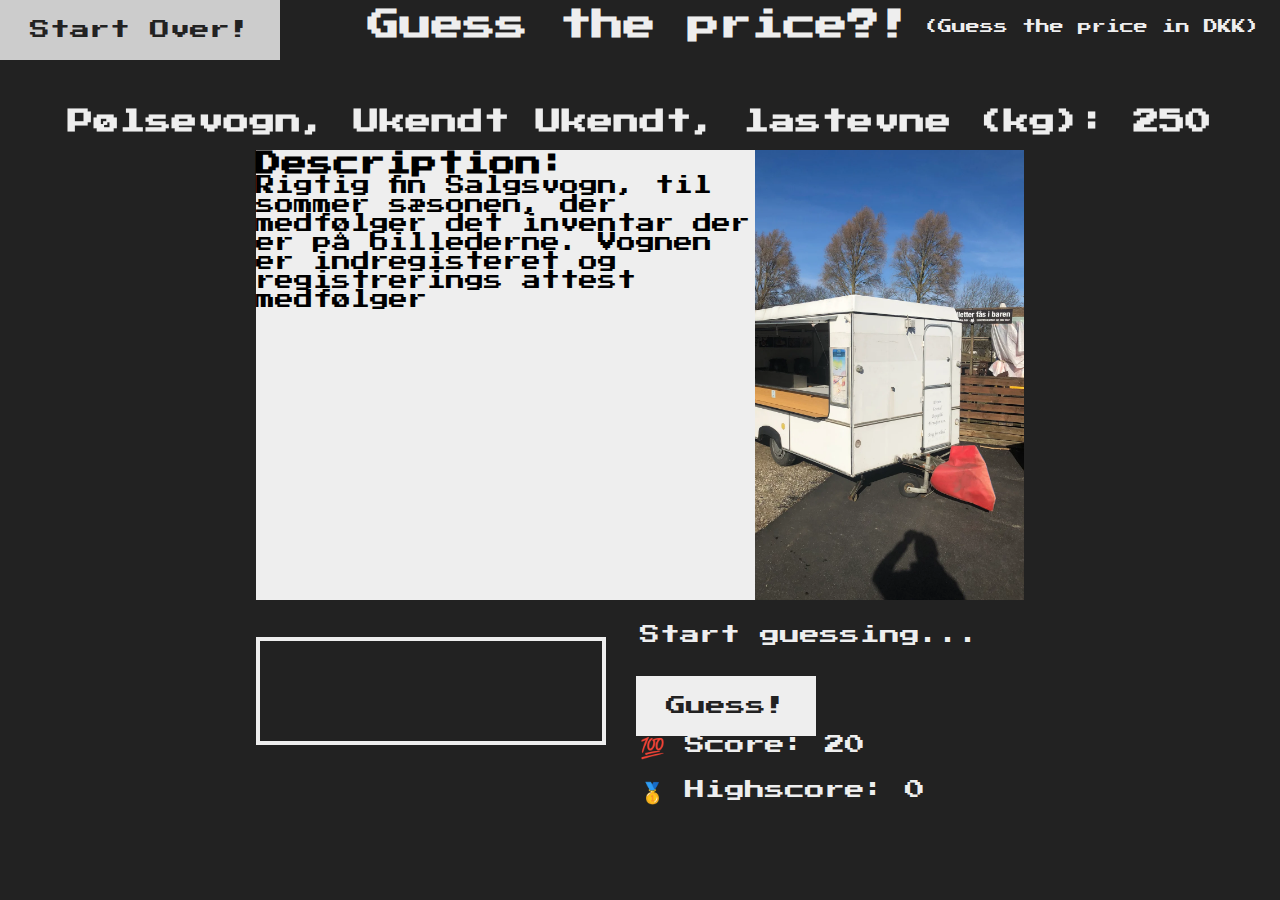
<file: index.html>
<!DOCTYPE html>
<html lang="en">
  <head>
    <meta charset="UTF-8" />
    <meta name="viewport" content="width=device-width, initial-scale=1.0" />
    <meta http-equiv="X-UA-Compatible" content="ie=edge" />
    <link rel="stylesheet" href="style.css" />
    <title>Guess a price</title>
  </head>
  <body>
    <header>
      <h1>Guess the price?!</h1>
      <h3 class="productName">?</h3>
      <p class="between">(Guess the price in DKK)</p>
      <button class="btn btn-again">Start Over!</button>
    </header>

    <div class="box">
      <div class="infoBox">
        <div class="productDescription">
          <h5>Description:</h5>
          <p class="blurp">very nice zorro sword</p>
        </div>
      </div>

      <div class="imageBox"></div>
    </div>

    <main>
      <section class="left">
        <input type="number" class="guess" />
        <button class="btn btn-check">Guess!</button>
      </section>
      <section class="right">
        <p class="message">Start guessing...</p>
        <p class="label-score">💯 Score: <span class="score">20</span></p>
        <p class="label-highscore">
          🥇 Highscore: <span class="highscore">0</span>
        </p>
      </section>
    </main>
    <script src="script.js"></script>
  </body>
</html>
</file>
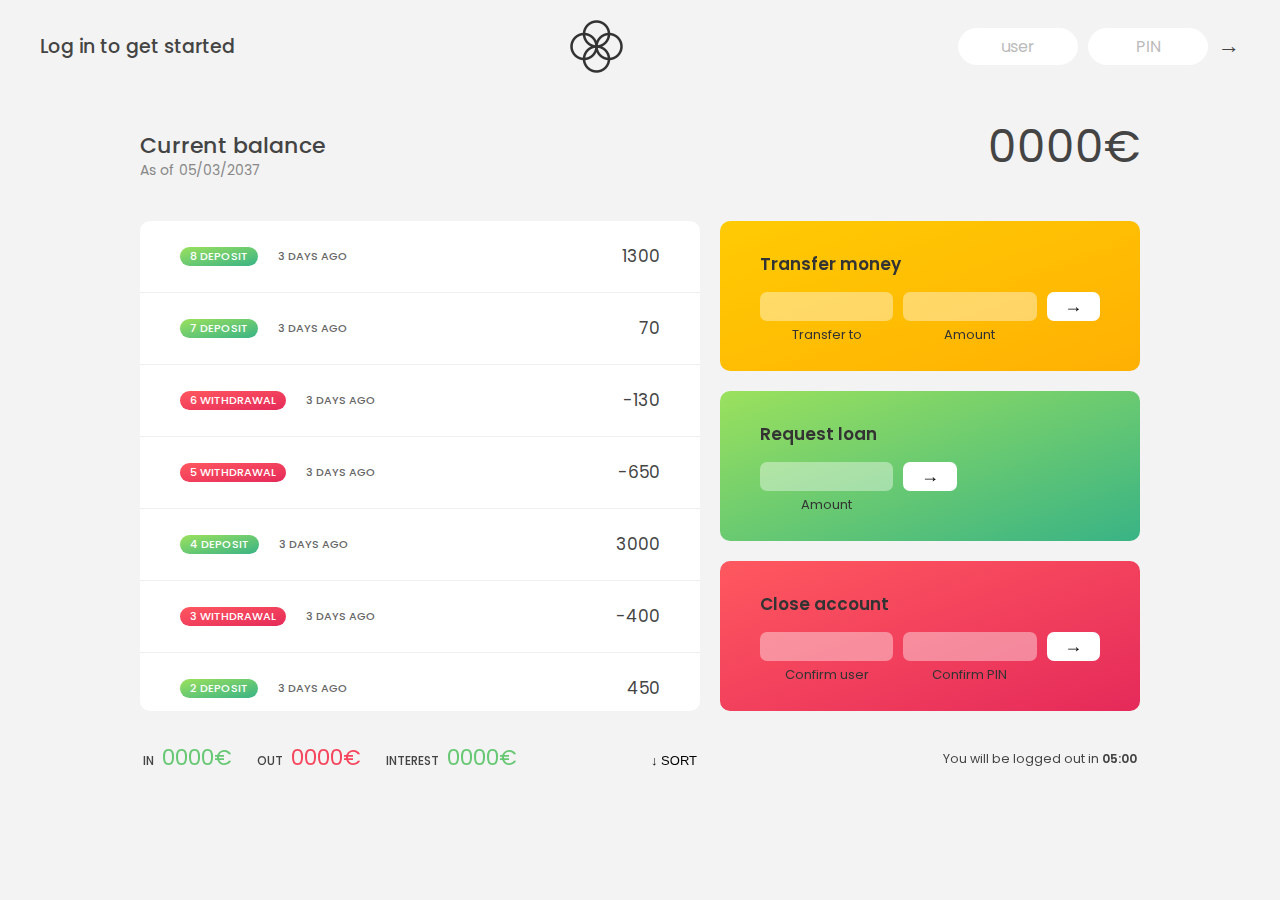
<file: banker/index.html>
<!DOCTYPE html>
<html lang="en">
  <head>
    <meta charset="UTF-8" />
    <meta name="viewport" content="width=device-width, initial-scale=1.0" />
    <meta http-equiv="X-UA-Compatible" content="ie=edge" />
    <link rel="shortcut icon" type="image/png" href="/icon.png" />

    <link
      href="https://fonts.googleapis.com/css?family=Poppins:400,500,600&display=swap"
      rel="stylesheet"
    />

    <link rel="stylesheet" href="style.css" />
    <title>Bankist</title>
  </head>
  <body>
    <!-- TOP NAVIGATION -->
    <nav>
      <p class="welcome">Log in to get started</p>
      <img src="logo.png" alt="Logo" class="logo" />
      <form class="login">
        <input
          type="text"
          placeholder="user"
          class="login__input login__input--user"
        />
        <!-- In practice, use type="password" -->
        <input
          type="text"
          placeholder="PIN"
          maxlength="4"
          class="login__input login__input--pin"
        />
        <button class="login__btn">&rarr;</button>
      </form>
    </nav>

    <main class="app">
      <!-- BALANCE -->
      <div class="balance">
        <div>
          <p class="balance__label">Current balance</p>
          <p class="balance__date">
            As of <span class="date">05/03/2037</span>
          </p>
        </div>
        <p class="balance__value">0000€</p>
      </div>

      <!-- MOVEMENTS -->
      <div class="movements">
        <div class="movements__row">
          <div class="movements__type movements__type--deposit">2 deposit</div>
          <div class="movements__date">3 days ago</div>
          <div class="movements__value">4 000€</div>
        </div>
        <div class="movements__row">
          <div class="movements__type movements__type--withdrawal">
            1 withdrawal
          </div>
          <div class="movements__date">24/01/2037</div>
          <div class="movements__value">-378€</div>
        </div>
      </div>

      <!-- SUMMARY -->
      <div class="summary">
        <p class="summary__label">In</p>
        <p class="summary__value summary__value--in">0000€</p>
        <p class="summary__label">Out</p>
        <p class="summary__value summary__value--out">0000€</p>
        <p class="summary__label">Interest</p>
        <p class="summary__value summary__value--interest">0000€</p>
        <button class="btn--sort">&downarrow; SORT</button>
      </div>

      <!-- OPERATION: TRANSFERS -->
      <div class="operation operation--transfer">
        <h2>Transfer money</h2>
        <form class="form form--transfer">
          <input type="text" class="form__input form__input--to" />
          <input type="number" class="form__input form__input--amount" />
          <button class="form__btn form__btn--transfer">&rarr;</button>
          <label class="form__label">Transfer to</label>
          <label class="form__label">Amount</label>
        </form>
      </div>

      <!-- OPERATION: LOAN -->
      <div class="operation operation--loan">
        <h2>Request loan</h2>
        <form class="form form--loan">
          <input type="number" class="form__input form__input--loan-amount" />
          <button class="form__btn form__btn--loan">&rarr;</button>
          <label class="form__label form__label--loan">Amount</label>
        </form>
      </div>

      <!-- OPERATION: CLOSE -->
      <div class="operation operation--close">
        <h2>Close account</h2>
        <form class="form form--close">
          <input type="text" class="form__input form__input--user" />
          <input
            type="password"
            maxlength="6"
            class="form__input form__input--pin"
          />
          <button class="form__btn form__btn--close">&rarr;</button>
          <label class="form__label">Confirm user</label>
          <label class="form__label">Confirm PIN</label>
        </form>
      </div>

      <!-- LOGOUT TIMER -->
      <p class="logout-timer">
        You will be logged out in <span class="timer">05:00</span>
      </p>
    </main>

    <!-- <footer>
      &copy; by Jonas Schmedtmann. Don't claim as your own :)
    </footer> -->

    <script src="script.js"></script>
  </body>
</html>
</file>
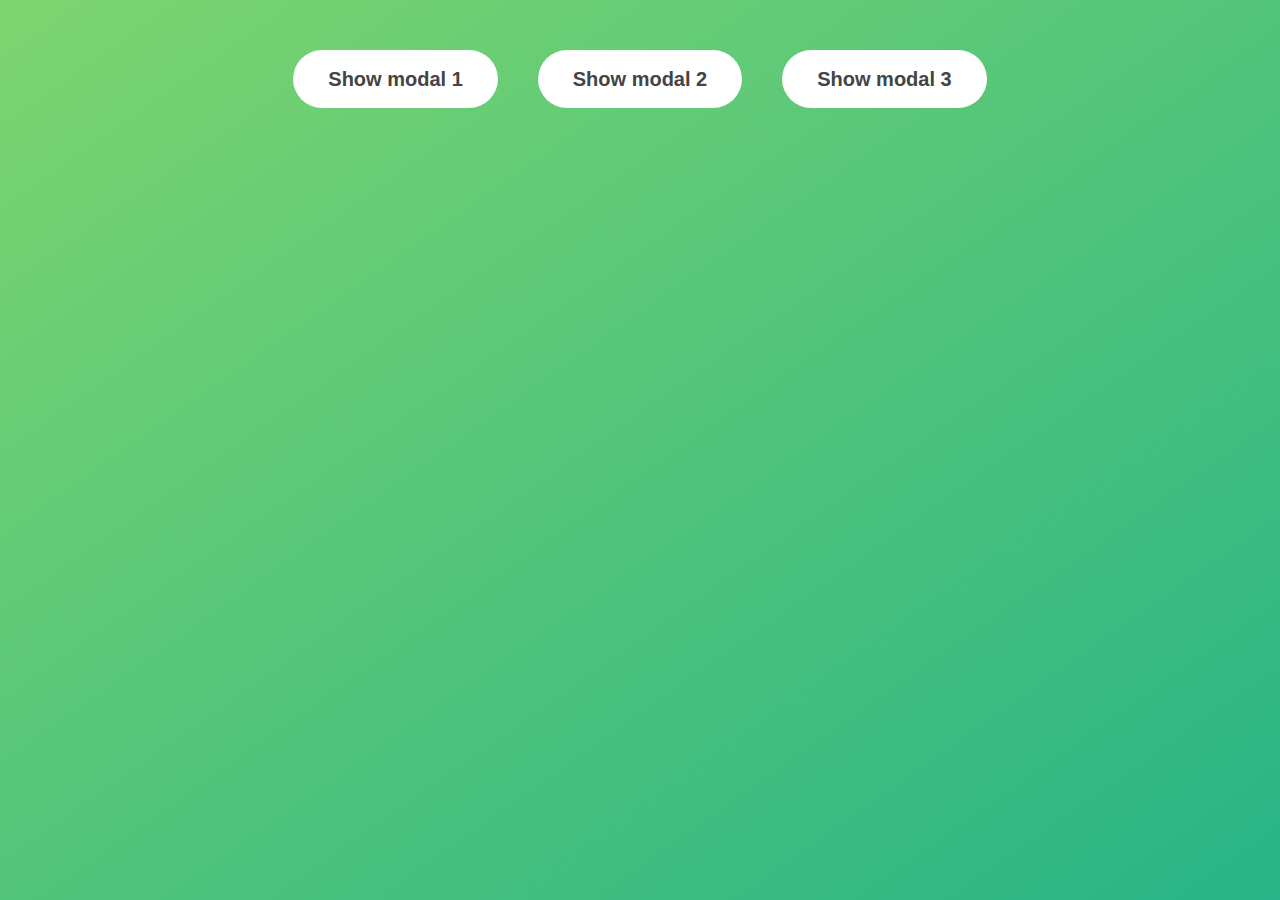
<file: mondal/index.html>
<!DOCTYPE html>
<html lang="en">
  <head>
    <meta charset="UTF-8" />
    <meta name="viewport" content="width=device-width, initial-scale=1.0" />
    <meta http-equiv="X-UA-Compatible" content="ie=edge" />
    <link rel="stylesheet" href="style.css" />
    <title>Modal window</title>
  </head>
  <body>
    <button class="show-modal">Show modal 1</button>
    <button class="show-modal">Show modal 2</button>
    <button class="show-modal">Show modal 3</button>

    <div class="modal hidden">
      <button class="close-modal">&times;</button>
      <h1>I'm a modal window 😍</h1>
      <p>
        Lorem ipsum dolor sit amet, consectetur adipisicing elit, sed do eiusmod
        tempor incididunt ut labore et dolore magna aliqua. Ut enim ad minim
        veniam, quis nostrud exercitation ullamco laboris nisi ut aliquip ex ea
        commodo consequat. Duis aute irure dolor in reprehenderit in voluptate
        velit esse cillum dolore eu fugiat nulla pariatur. Excepteur sint
        occaecat cupidatat non proident, sunt in culpa qui officia deserunt
        mollit anim id est laborum.
      </p>
    </div>
    <div class="overlay hidden"></div>

    <script src="script.js"></script>
  </body>
</html>
</file>
<file: style.css>
@import url('https://fonts.googleapis.com/css?family=Press+Start+2P&display=swap');

* {
  margin: 0;
  padding: 0;
  box-sizing: inherit;
}

html {
  font-size: 62.5%;
  box-sizing: border-box;
}

body {
  font-family: 'Press Start 2P', sans-serif;
  color: #eee;
  background-color: #222;
 
}

/* LAYOUT */
header {
  position: fixed;
  height: 14vh;
  top: 0;
  left: 0;
  right: 0;

  background-color: #222;
  z-index: 999;
}

.box {
 position:relative;
  height: 50vh;
  width: 60vw;
  margin: 0 auto;
  margin-top: 150px;
  display: flex;
 
  
}

main {
  height: 18vh;
  color: #eee;
  display: flex;
  align-items: center;
  justify-content: space-around;
}

.left {
  width: 50vw;
  height: 100%;
  display: flex;
  flex-direction: row;
  align-items: center;
  margin-top: 50px;
}

.right {
  width: 50vw;
  height: 100%;
  margin-top: 50px;
  font-size: 2rem;
}

/* ELEMENTS STYLE */
h1 {
  font-size: 2.5vw;
  text-align: center;
  position: absolute;
  width: 100%;
  top: 20%;
  left: 50%;
  transform: translate(-50%, -50%);
}
h3{
  font-size: 2vw;
  text-align: center;
  position: absolute;
  width: 100%;
  top: 80%;
  left: 50%;
  margin-top: 20px;
  transform: translate(-50%, -50%);

}

.infoBox {
  background: #eee;
  
  position: relative;
  color: black;
  font-size: 6rem;
  
  text-align: center;
  
  
  margin:0;
  padding:0;
  
  width: 65%;
 


}

.imageBox{
  background: #eee;
   width: 35%;
   background-image: url("img/bleer.png");
   background-repeat: no-repeat;
   background-size: auto 100%;
   background-position: right;
}


.productDescription{
  
  text-align: left;
  height: 50%;
  margin:0;
  padding:0;
  
}

.productDescription p{
  font-size: 1.5vw;
}
.productDescription h5{
  font-size: 2vw;
  margin:0;
  padding:0;
}

.bottomItemBoxLeft{
  width: 70%;
  height: 25%;
  margin:0;
  padding:0;
  background-color: blue;
  
 
 

}

 .itemBoxBtn{
  width:80%;
  height: 30%;
  display: inline-block;
  margin:0;
  padding:0;
  
 }
 .itemImg{

  width: auto;
  height: 100%;
 }

.between {
  font-size: 1.4rem;
  position: absolute;
  top: 2rem;
  right: 2rem;
}

.again {
  position: relative;
  top: 2rem;
  left: 2rem;
}


.guess {
  
  background: none;
  border: 4px solid #eee;
  font-family: inherit;
  color: inherit;
  font-size: 5rem;
  padding: 2.5rem;
  width: 35rem;
  text-align: center;
  display: block;
  margin-bottom: 3rem;
  margin-right: 3rem;
margin-left: 20vw;
}

.btn {
  border: none;
  background-color: #eee;
  color: #222;
  font-size: 2rem;
  font-family: inherit;
  padding: 2rem 3rem;
  cursor: pointer;
}

.btn:hover {
  background-color: #ccc;
}

.message {
  margin-bottom: 8rem;
  height: 3rem;
}

.label-score {
  margin-bottom: 2rem;
</file>
<file: banker/style.css>
/*
 * Use this CSS to learn some intersting techniques,
 * in case you're wondering how I built the UI.
 * Have fun! 😁
 */

* {
  margin: 0;
  padding: 0;
  box-sizing: inherit;
}

html {
  font-size: 62.5%;
  box-sizing: border-box;
}

body {
  font-family: "Poppins", sans-serif;
  color: #444;
  background-color: #f3f3f3;
  height: 100vh;
  padding: 2rem;
}

nav {
  display: flex;
  justify-content: space-between;
  align-items: center;
  padding: 0 2rem;
}

.welcome {
  font-size: 1.9rem;
  font-weight: 500;
}

.logo {
  height: 5.25rem;
}

.login {
  display: flex;
}

.login__input {
  border: none;
  padding: 0.5rem 2rem;
  font-size: 1.6rem;
  font-family: inherit;
  text-align: center;
  width: 12rem;
  border-radius: 10rem;
  margin-right: 1rem;
  color: inherit;
  border: 1px solid #fff;
  transition: all 0.3s;
}

.login__input:focus {
  outline: none;
  border: 1px solid #ccc;
}

.login__input::placeholder {
  color: #bbb;
}

.login__btn {
  border: none;
  background: none;
  font-size: 2.2rem;
  color: inherit;
  cursor: pointer;
  transition: all 0.3s;
}

.login__btn:hover,
.login__btn:focus,
.btn--sort:hover,
.btn--sort:focus {
  outline: none;
  color: #777;
}

/* MAIN */
.app {
  position: relative;
  max-width: 100rem;
  margin: 4rem auto;
  display: grid;
  grid-template-columns: 4fr 3fr;
  grid-template-rows: auto repeat(3, 15rem) auto;
  gap: 2rem;

  /* NOTE This creates the fade in/out anumation */
  opacity: 100;
  transition: all 1s;
}

.balance {
  grid-column: 1 / span 2;
  display: flex;
  align-items: flex-end;
  justify-content: space-between;
  margin-bottom: 2rem;
}

.balance__label {
  font-size: 2.2rem;
  font-weight: 500;
  margin-bottom: -0.2rem;
}

.balance__date {
  font-size: 1.4rem;
  color: #888;
}

.balance__value {
  font-size: 4.5rem;
  font-weight: 400;
}

/* MOVEMENTS */
.movements {
  grid-row: 2 / span 3;
  background-color: #fff;
  border-radius: 1rem;
  overflow: scroll;
}

.movements__row {
  padding: 2.25rem 4rem;
  display: flex;
  align-items: center;
  border-bottom: 1px solid #eee;
}

.movements__type {
  font-size: 1.1rem;
  text-transform: uppercase;
  font-weight: 500;
  color: #fff;
  padding: 0.1rem 1rem;
  border-radius: 10rem;
  margin-right: 2rem;
}

.movements__date {
  font-size: 1.1rem;
  text-transform: uppercase;
  font-weight: 500;
  color: #666;
}

.movements__type--deposit {
  background-image: linear-gradient(to top left, #39b385, #9be15d);
}

.movements__type--withdrawal {
  background-image: linear-gradient(to top left, #e52a5a, #ff585f);
}

.movements__value {
  font-size: 1.7rem;
  margin-left: auto;
}

/* SUMMARY */
.summary {
  grid-row: 5 / 6;
  display: flex;
  align-items: baseline;
  padding: 0 0.3rem;
  margin-top: 1rem;
}

.summary__label {
  font-size: 1.2rem;
  font-weight: 500;
  text-transform: uppercase;
  margin-right: 0.8rem;
}

.summary__value {
  font-size: 2.2rem;
  margin-right: 2.5rem;
}

.summary__value--in,
.summary__value--interest {
  color: #66c873;
}

.summary__value--out {
  color: #f5465d;
}

.btn--sort {
  margin-left: auto;
  border: none;
  background: none;
  font-size: 1.3rem;
  font-weight: 500;
  cursor: pointer;
}

/* OPERATIONS */
.operation {
  border-radius: 1rem;
  padding: 3rem 4rem;
  color: #333;
}

.operation--transfer {
  background-image: linear-gradient(to top left, #ffb003, #ffcb03);
}

.operation--loan {
  background-image: linear-gradient(to top left, #39b385, #9be15d);
}

.operation--close {
  background-image: linear-gradient(to top left, #e52a5a, #ff585f);
}

h2 {
  margin-bottom: 1.5rem;
  font-size: 1.7rem;
  font-weight: 600;
  color: #333;
}

.form {
  display: grid;
  grid-template-columns: 2.5fr 2.5fr 1fr;
  grid-template-rows: auto auto;
  gap: 0.4rem 1rem;
}

/* Exceptions for interst */
.form.form--loan {
  grid-template-columns: 2.5fr 1fr 2.5fr;
}
.form__label--loan {
  grid-row: 2;
}
/* End exceptions */

.form__input {
  width: 100%;
  border: none;
  background-color: rgba(255, 255, 255, 0.4);
  font-family: inherit;
  font-size: 1.5rem;
  text-align: center;
  color: #333;
  padding: 0.3rem 1rem;
  border-radius: 0.7rem;
  transition: all 0.3s;
}

.form__input:focus {
  outline: none;
  background-color: rgba(255, 255, 255, 0.6);
}

.form__label {
  font-size: 1.3rem;
  text-align: center;
}

.form__btn {
  border: none;
  border-radius: 0.7rem;
  font-size: 1.8rem;
  background-color: #fff;
  cursor: pointer;
  transition: all 0.3s;
}

.form__btn:focus {
  outline: none;
  background-color: rgba(255, 255, 255, 0.8);
}

.logout-timer {
  padding: 0 0.3rem;
  margin-top: 1.9rem;
  text-align: right;
  font-size: 1.25rem;
}

.timer {
  font-weight: 600;
}
</file>
<file: mondal/style.css>
* {
  margin: 0;
  padding: 0;
  box-sizing: inherit;
}

html {
  font-size: 62.5%;
  box-sizing: border-box;
}

body {
  font-family: sans-serif;
  color: #333;
  line-height: 1.5;
  height: 100vh;
  position: relative;
  display: flex;
  align-items: flex-start;
  justify-content: center;
  background: linear-gradient(to top left, #28b487, #7dd56f);
}

.show-modal {
  font-size: 2rem;
  font-weight: 600;
  padding: 1.75rem 3.5rem;
  margin: 5rem 2rem;
  border: none;
  background-color: #fff;
  color: #444;
  border-radius: 10rem;
  cursor: pointer;
}

.close-modal {
  position: absolute;
  top: 1.2rem;
  right: 2rem;
  font-size: 5rem;
  color: #333;
  cursor: pointer;
  border: none;
  background: none;
}

h1 {
  font-size: 2.5rem;
  margin-bottom: 2rem;
}

p {
  font-size: 1.8rem;
}

/* -------------------------- */
/* CLASSES TO MAKE MODAL WORK */
.hidden {
  display: none;
}

.modal {
  position: absolute;
  top: 50%;
  left: 50%;
  transform: translate(-50%, -50%);
  width: 70%;

  background-color: white;
  padding: 6rem;
  border-radius: 5px;
  box-shadow: 0 3rem 5rem rgba(0, 0, 0, 0.3);
  z-index: 10;
}

.overlay {
  position: absolute;
  top: 0;
  left: 0;
  width: 100%;
  height: 100%;
  background-color: rgba(0, 0, 0, 0.6);
  backdrop-filter: blur(3px);
  z-index: 5;
}
</file>
